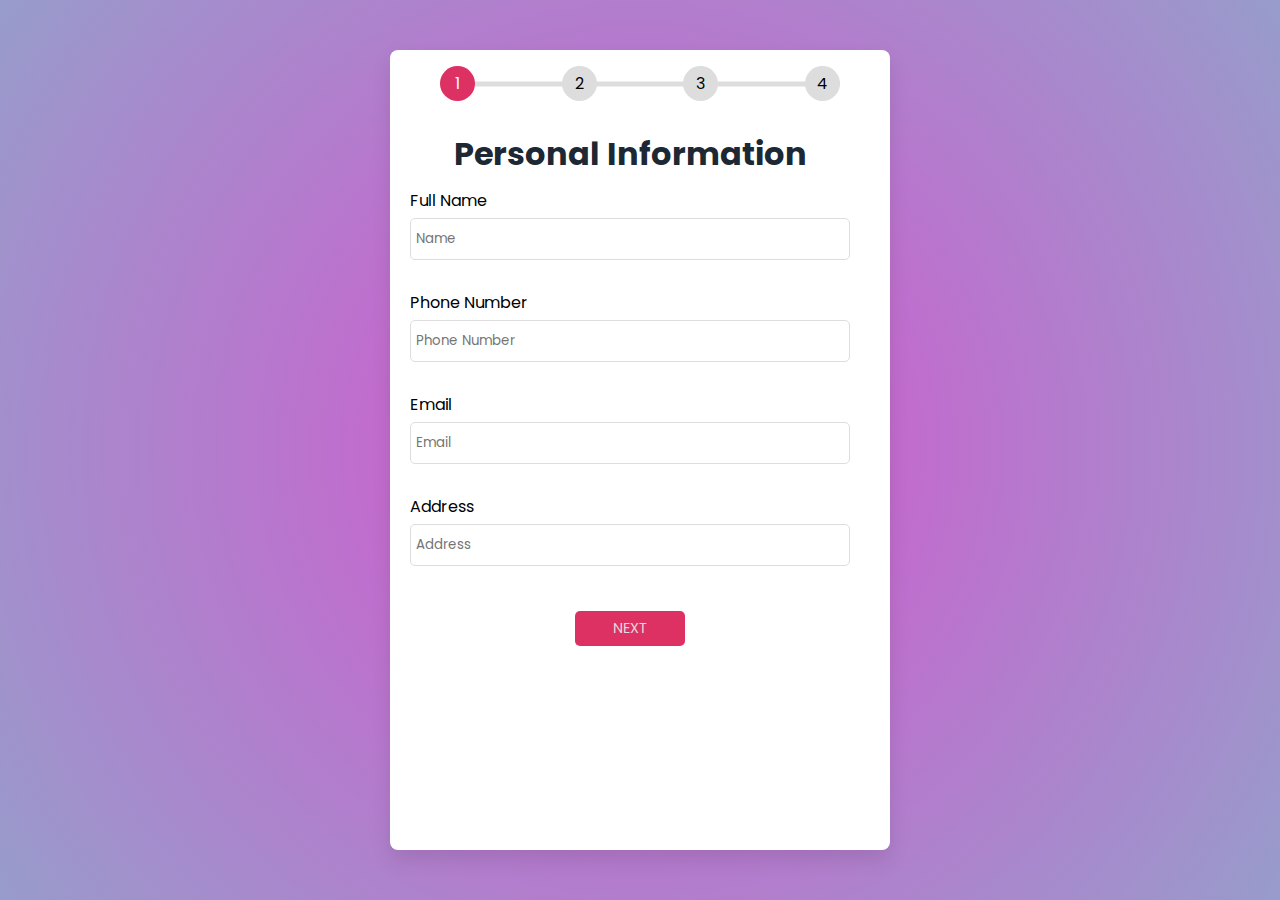
<file: Application form/index.html>
<!DOCTYPE html>
<html lang="en">
<head>
    <meta charset="UTF-8">
    <meta name="viewport" content="width=device-width, initial-scale=1.0">
    <title>Application Form</title>
    <link href="//cdnjs.cloudflare.com/ajax/libs/font-awesome/6.6.0/css/all.min.css">
    <style>
        @import url('https://fonts.googleapis.com/css2?family=Poppins:ital,wght@0,100;0,200;0,300;0,400;0,500;0,600;0,700;0,800;0,900;1,100;1,200;1,300;1,400;1,500;1,600;1,700;1,800;1,900&display=swap');
:root{
    --line-border-empty: #38338;
    --line-border-fill:#de3163;
    --dark-color:#1c2833;
    --light-grey-color:#ddd;
    --white-color:#fff;
}

*{
    padding: 0;
    margin: 0;
    box-sizing: border-box;

}

body{
    display: flex;
    align-items: center;
    justify-content: center;
    min-height: 100vh;
    font-family: "poppins",sans-serif;
    background: radial-gradient(
        circle,
        rgba(61,99,218,1) 0%,
        rgba(214,84,207,1) 0%,
        rgba(151,156,203,1) 100%
    );
}

.container{
    width: 500px;
    height: 800px;
    background-color: var(--white-color);
    overflow: hidden;
    box-shadow: 0 10px 20px rgba(0,0,0,0.1);
    border-radius: 8px;
    position: relative;
}

.container h3{
    text-align: center;
    margin-bottom: 0.6rem;
    color: var(--dark-color);
    font-size: 2rem;
}

.container form{
    width: 440px;
    position: absolute;
    top: 80px;
    left: 20px;
    font-family: inherit;
    transition: 0.5s ease-in;
}

form input{
    width: 100%;
    padding: 10px 5px;
    margin: 5px 0;
    border: 1px solid var(--light-grey-color);
    border-radius: 5px;
    background: transparent;
    font-family: inherit;
}

form input:focus{
    outline: none;
    border: 1px solid var(--dark-color);
}


form textarea{
    width: 100%;
    padding: 10px 5px;
    margin: 5px 0;
    border: 1px solid var(--light-grey-color);
    border-radius: 5px;
    background: transparent;
    font-family: inherit;
}

form textarea:focus{
    outline: none;
    border: 1px solid var(--dark-color);
}
.btn_box{
    width: 100%;
    margin: 40px auto;
    text-align: center;
}

form button{
    width: 110px;
    height: 35px;
    margin: 0 10px;
    background-color: var(--line-border-fill);
    border: none;
    outline: none;
    cursor: pointer;
    font-size: 0.9rem;
    font-family: inherit;
    border-radius: 5px;
    color: var(--light-grey-color);
}

form button:active{
    transform: scale(0.98);
}


#form2{
    left: 500px;
}

#form3{
    left: 500px;
}

#form4{
    left: 500px;
}

.progress_container{
    width: 400px;
    display: flex;
    justify-content: space-between;
    margin:1rem auto;
    position: relative;

}

.progress_container::before{
    content: '';
    background-color: var(--light-grey-color);
    position: absolute;
    top: 50%;
    left: 0;
    transform: translateY(-50%);
    height: 5px;
    width: 100%;
    z-index: 1;
}

.progress{
    background-color: var(--line-border-fill);
    position: absolute;
    top: 50%;
    left: 0;
    height: 5px;
    width: 0%;
    z-index: 1;
    transition: 0.4s ease-in;
}

.circle{
    background-color: var(--light-grey-color);
    height: 35px;
    width: 35px;
    display: flex;
    align-items: center;
    justify-content: center;
    border-radius: 50%;
    z-index: 2;
    transition: 0.4s ease;
}


.circle.active {
    border-color: var(--line-border-empty);
    color: var(--white-color);
    background-color: var(--line-border-fill);
}

#thankYouMessage {
    text-align: center;
    margin-top: 20px;
}
    </style>

</head>
<body>
    <div class="container">
        <form action="" id="form1">
            <h3>Personal Information</h3>
            <label>Full Name</label>
            <input type="text" placeholder="Name" required> <br><br>
            <label style="margin-top: 20px;">Phone Number</label>
            <input type="tel" placeholder="Phone Number" required><br><br>
            <label>Email</label>
            <input type="email" placeholder="Email"><br><br>
            <label style="margin-top: 20px;">Address</label>
            <input type="text" placeholder="Address" required>

            <div class="btn_box">
                <button id="next1" type="button">NEXT</button>
            </div>
        </form>
        <form action="" id="form2">
            <h3>Kids Info</h3>
            <label>Number of Kids</label>
            <input type="number" placeholder="" required>
            <label>Ages</label>
            <input type="text" placeholder="Age" required>
            <label>Are the related ?</label>
            <input type="text" placeholder="how are they related" >
            <label>Screentime</label>
            <input type="text" placeholder="screentime" required>
            <label>Kids Behaviour</label>
            <input type="text" placeholder="" required>
            <label>Attach Schedule(if any)</label>
            <textarea placeholder="schedule" ></textarea>

            <div class="btn_box">
                <button id="Back1" type="button">Back</button>
                <button id="next2" type="button">NEXT</button>
            </div>
        </form>
        <form action="" id="form3">
            <h3>More Info</h3>
            <label>Allergies (if any)</label>
            <input type="text" placeholder="">
            <label>Discipline and rewarding</label>
            <textarea type="text" placeholder=""></textarea>
            <label>Does your child have a disability</label>
            <input type="" placeholder="disability">
            <label>Household Info</label>
            <input type="" placeholder="">
            <label>Pets </label>
            <input type="" placeholder="">
            <label>Pet info(if any)</label>
            <input type="" placeholder="">
            <label>Does anyone in your family smoke?</label><br>
            <label>Yes</label><input type="radio" value="yes" style="display: inline; margin-left: -150px;"><br>
            
            <label>No</label>
            <input type="radio" value="No" style="display: inline; margin-left: -150px"><br>

            <div class="btn_box">
                <button id="Back2" type="button">Back</button>
                <button id="next3" type="button">Next</button>
            </div>
        </form>
        <form action="" id="form4">
            <h3>About Us</h3>
            <label>Do you have Membership</label><br>
            <label>Yes</label><input type="radio" value="yes" style="display: inline; margin-left: -150px;"><br>
            
            <label>No</label>
            <input type="radio" value="No" style="display: inline; margin-left: -150px"><br>
            <label>How did you hear about us ?</label>
            <input type="text" placeholder="">
            <label>Can the Nanny bring her kid along ?</label><br>
            <label>Yes</label><input type="radio" value="yes" style="display: inline; margin-left: -150px;"><br>
            
            <label>No</label>
            <input type="radio" value="No" style="display: inline; margin-left: -150px"><br>
            <div class="btn_box">
                <button id="Back3" type="button">Back</button>
                <button id="Submit" type="submit">Submit</button>
            </div>
        </form>

        

        <div class="progress_container">
            <div class="progress" id="progress"></div>
            <div class="circle active">1</div>
            <div class="circle">2</div>
            <div class="circle">3</div>
            <div class="circle">4</div>
        </div>
    </div>
</body>
<script>
    "use strict";

    const form1 = document.getElementById("form1");
    const form2 = document.getElementById("form2");
    const form3 = document.getElementById("form3");
    const form4 = document.getElementById("form4");

    const progressEL = document.getElementById('progress');
    const circles = document.querySelectorAll('.circle');


    let currentActive = 1;
    //==============Second Form============
    function nextOne() {
        form1.style.left = "-500px";
        form2.style.left = "25px";
        currentActive++;
        update();
    }

    function backOne() {
        form1.style.left = "25px";
        form2.style.left = "500px";
        currentActive--;
        update();
    }

        //==============Third Form============

    function nextTwo() {
        form2.style.left = "-500px";
        form3.style.left = "25px";
        currentActive++;
        update();
    }

    function backTwo() {
        form2.style.left = "25px";
        form3.style.left = "500px";
        currentActive--;
        update();
    }
  
    //==============Fourth Form============

    function nextThree() {
        form3.style.left = "-500px";
        form4.style.left = "25px";
        currentActive++;
        update();
    }

    function backThree() {
        form3.style.left = "25px";
        form4.style.left = "500px";
        currentActive--;
        update();
    }

// ==========Progress Bar===========
    function update() {
        circles.forEach((circle, index) => {
            if (index < currentActive) {
                circle.classList.add('active');
            } else {
                circle.classList.remove('active');
            }
        });


        const progressPercentage = ((currentActive - 1) / (circles.length - 1)) * 100;
        progressEL.style.width = `${progressPercentage}%`;
    }


    const btnsEvent = () => {
        const next1 = document.getElementById('next1');
        const next2 = document.getElementById('next2');
        const next3 = document.getElementById('next3');
        const Back1 = document.getElementById('Back1');
        const Back2 = document.getElementById('Back2');
        const Back3 = document.getElementById('Back3');

        next1.addEventListener('click', nextOne);
        Back1.addEventListener('click', backOne);
        next2.addEventListener('click', nextTwo);
        Back2.addEventListener('click', backTwo);
        next3.addEventListener('click', nextThree);
        Back3.addEventListener('click', backThree);
    };

    document.getElementById("form4").addEventListener("submit", function(event) {
    event.preventDefault(); // Prevents the form from submitting the traditional way
    alert("Thank You for joining with us, we will get back to you soon.");
    
    });
    document.addEventListener("DOMContentLoaded", btnsEvent);

</script>
</html>
</file>
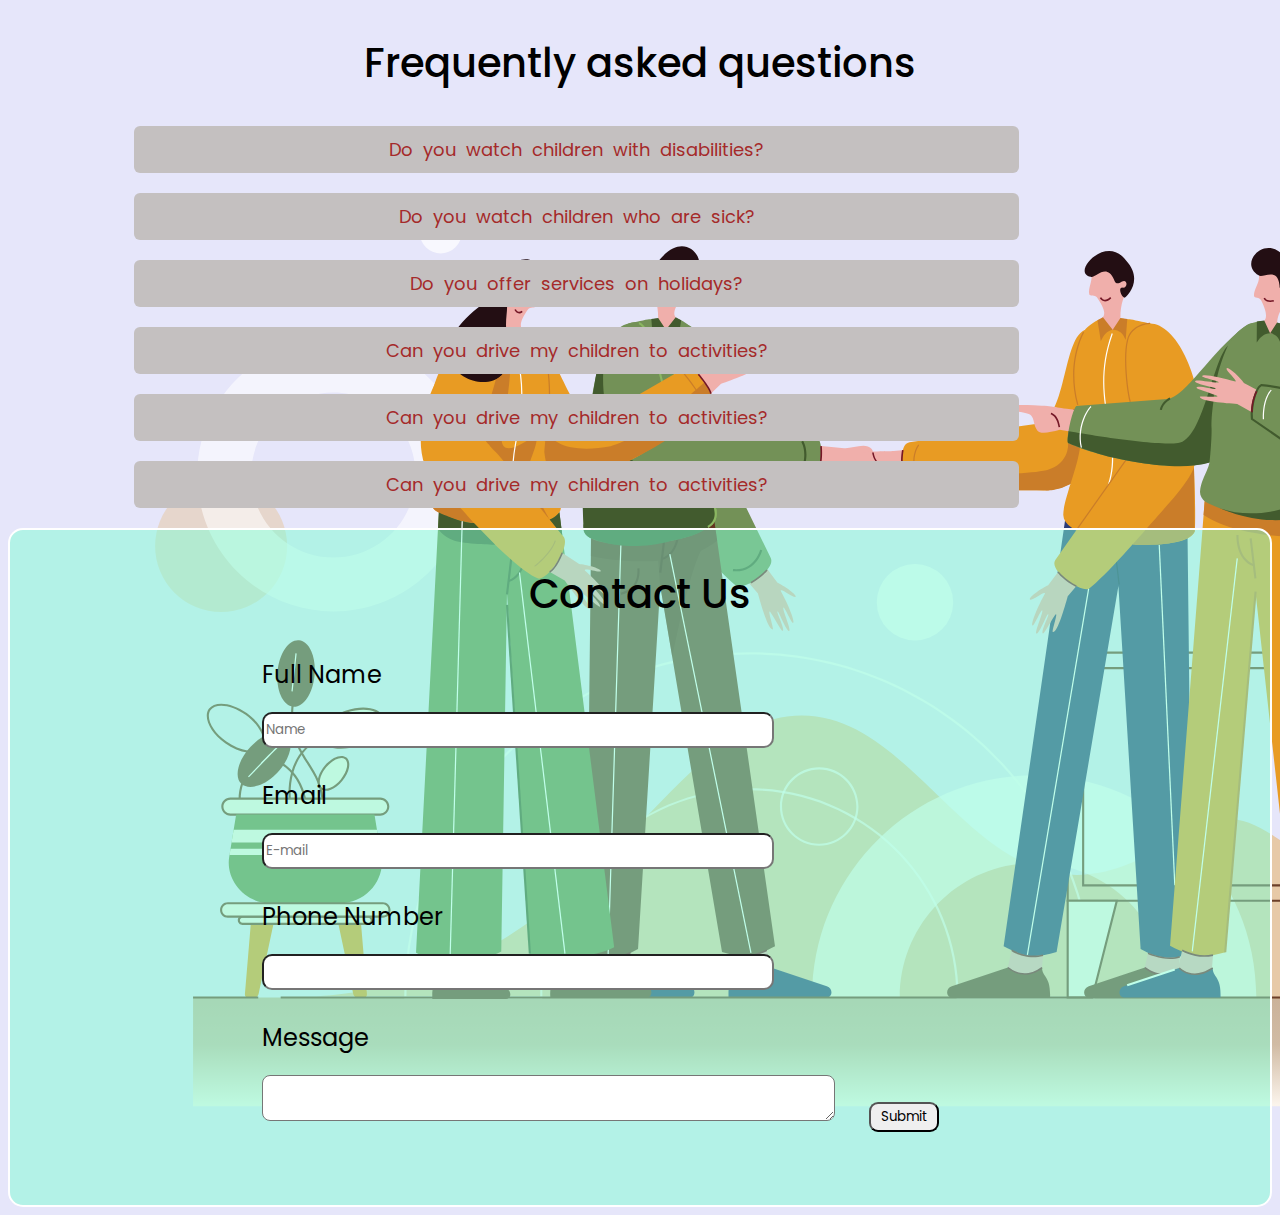
<file: Dropdown/index.html>
<!DOCTYPE html>
<html lang="en">
<head>
    <meta charset="UTF-8">
    <meta name="viewport" content="width=device-width, initial-scale=1.0">
    <title>Dropdown</title>
    <style>
        @import url('https://fonts.googleapis.com/css2?family=Poppins:ital,wght@0,100;0,200;0,300;0,400;0,500;0,600;0,700;0,800;1,100;1,200;1,300;1,400;1,500;1,600;1,700;1,800;1,900&display=swap');

        * {
            font-family: 'Poppins', sans-serif;
        }

        body{
            background-color: #e6e6fa;
            background-image: url(bagimg.svg);
            background-size: cover;
        }

        h2 {
            text-align: center;
            font-size: 40px;
            font-weight: 500;
        }

        .dropdown {
            display: block;
            position: relative;
            margin-bottom: 20px; /* Add spacing between buttons */
        }

        .dropdown button {
            font-size: large;
            position: relative;
            left: 10%;
            width: 70%;
            background-color: hsl(0, 3%, 76%);
            color: brown;
            padding: 10px 90px;
            border: none;
            cursor: pointer;
            word-spacing: 5px;
            border-radius: 6px;
        }

        @media screen and (max-width: 600px ) {
            .dropdown button{
                font-size: medium;
                width: 100%;
                left: 0;
            }
            form{
                box-shadow: 2px 0 5px 1px;
            }
        }
        .dropdown a {
            text-align: center;
            display: block;
            color: black;
            text-decoration: none;
            padding: 10px 15px;
        }

        .dropdown .content {
            margin-left: 10%;
            margin-right: 50px;
            width: 70%;
            display: none;
            position: absolute;
            background-color: hsl(0, 39%, 94%);
            min-width: 100px;
            box-shadow: 2px 2px 5px black;
            z-index: 1;
        }

        .dropdown button.active + .content {
            display: block;
            position: relative;
        }

        .dropdown button:hover {
            background-color: hsl(0, 39%, 94%);
            box-shadow: 2px 2px 5px black;
            color: black;
            border: 1px gold solid;
        }

        /* FORM */

        form{
            background-color: rgba(127, 255, 212, 0.493);
            height: 75vh;
            border: 2px solid white;
            border-radius: 15px;

        }

        form:hover{
            border: 2px black solid ;
        }
        .form_cover{
            position: relative;
            left: 20%;
        }
        .labels{
            font-size: 1.5rem;
            margin-bottom: 20px;
        }

        input{
            margin-bottom: 30px;
            height: 30px;
            width: 40%;
            border-radius: 10px;
        }

        input:hover{
            border: 2px solid rgb(243, 143, 30);
        }
        textarea{
            width: 45%;
            border-radius: 8px;
        }

        .sub{
            margin-bottom: 10px;
            margin-left: 30px;
            height: 30px;
            width: 70px;
            border-radius: 9px;
            cursor: pointer;
        }
    </style>
</head>
<body>
    <h2 class="heading">Frequently asked questions</h2>

    <div class="dropdown">
        <button class="dropdownButton border">Do you watch children with disabilities?</button>
        <div class="content">
            <a href="#">Yes! We have several nannies experienced with children with all different kinds of disabilities.</a>
        </div>
    </div>

    <div class="dropdown">
        <button class="dropdownButton border">Do you watch children who are sick?</button>
        <div class="content">
            <a href="#">Yes, but as long as they are no longer contagious.</a>
        </div>
    </div>

    <div class="dropdown">
        <button class="dropdownButton border">Do you offer services on holidays?</button>
        <div class="content">
            <a href="#">Yes, we offer services even during holidays.</a>
        </div>
    </div>

    <div class="dropdown">
        <button class="dropdownButton border">Can you drive my children to activities?</button>
        <div class="content">
            <a href="#">Unfortunately, right now we are not offering driving but are working on it right now!</a>
        </div>
    </div>
    <div class="dropdown">
        <button class="dropdownButton border">Can you drive my children to activities?</button>
        <div class="content">
            <a href="#">Unfortunately, right now we are not offering driving but are working on it right now!</a>
        </div>
    </div>
    <div class="dropdown">
        <button class="dropdownButton border">Can you drive my children to activities?</button>
        <div class="content">
            <a href="#">Unfortunately, right now we are not offering driving but are working on it right now!</a>
        </div>
    </div>

    <!-- Contact Us Form -->

    <form>
        <h2 >Contact Us</h2>
        <div class="form_cover wrapper">
            <div class="labels">Full Name</div>
            <input type="text" placeholder="Name">
            <div class="labels">Email</div>
            <input type="email" placeholder="E-mail">
            <div class="labels">Phone Number</div>
            <input type="number" placeholder="">
            <div class="labels">Message </div>
            <textarea ></textarea>
            <button class="sub">Submit</button>
        </div>
    </form>

    <script>

        const dropdownButtons = document.querySelectorAll('.dropdownButton');

        dropdownButtons.forEach(button => {
            button.addEventListener('click', function() {
                this.classList.toggle('active');
            });
        });
    </script>
</body>
</html>
</file>
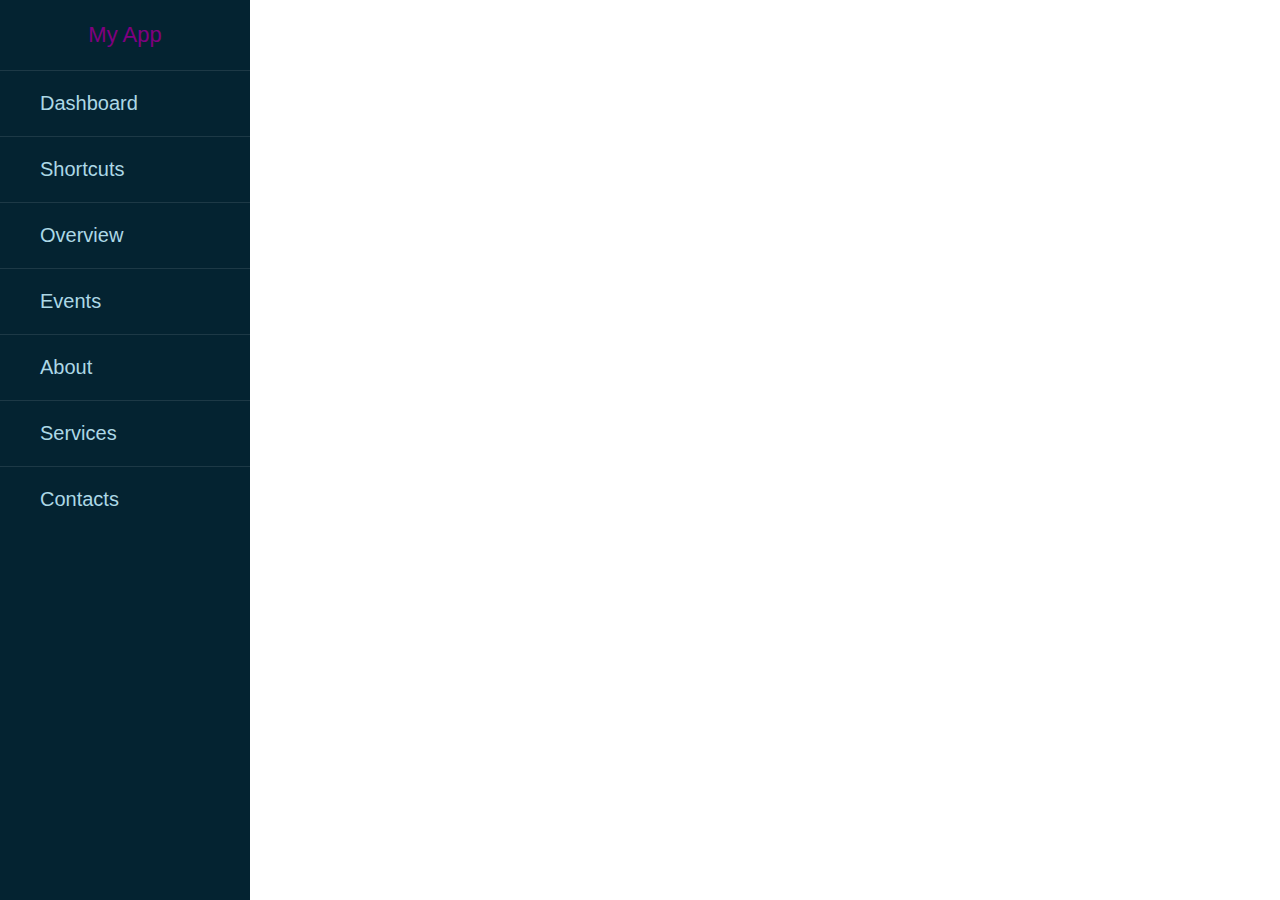
<file: SideBar/index.html>
<!DOCTYPE html>
<html lang="en">
<head>
    <meta charset="UTF-8">
    <meta name="viewport" content="width=device-width, initial-scale=1.0">
    <title>Document</title>
    <link rel="stylesheet" href="https://cdnjs.cloudflare.com/ajax/libs/font-awesome/6.5.2/css/all.min.css" integrity="sha512-SnH5WK+bZxgPHs44uWIX+LLJAJ9/2PkPKZ5QiAj6Ta86w+fsb2TkcmfRyVX3pBnMFcV7oQPJkl9QevSCWr3W6A==" crossorigin="anonymous" referrerpolicy="no-referrer" />
    <link rel="stylesheet" href="style.css">
</head>
<body>
        <i class="fa-solid fa-bars " style="color: black;" id="btn1"></i>
        <i class="fa-solid fa-xmark" style="color: black;" id="btn2" ></i>
    </label>
    <div class="sidebar">
        <header>My App</i></header>
        <ul>
            <li><a href="#" class="a border"><i class="fas fa-qrcode"></i>Dashboard</a></li>
            <li><a href="#" class="a border"><i class="fas fa-link"></i>Shortcuts</a></li>
            <li><a href="#" class="a border"><i class="fas fa-stream"></i>Overview</a></li>
            <li><a href="#" class="a border"><i class="fas fa-calendar-week"></i>Events</a></li>
            <li><a href="#" class="a border"><i class="fas fa-window-minimize"></i>About</a></li>
            <li><a href="#" class="a border"><i class="fas fa-sliders-h"></i>Services</a></li>
            <li><a href="#" class="a border"><i class="fas fa-envelope"></i>Contacts</a></li>

        </ul>
    </div>
</body>
</html>
</file>
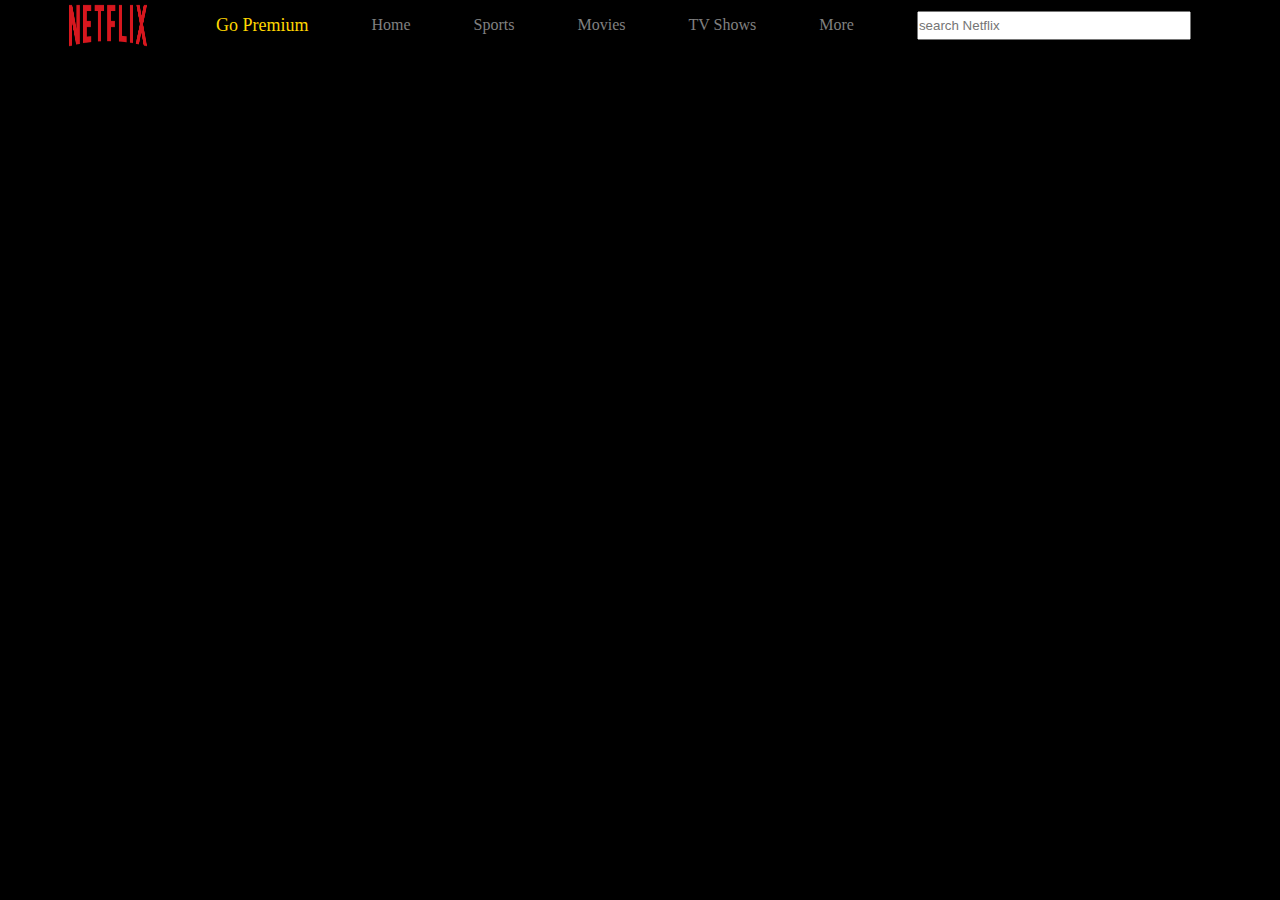
<file: background_project/mainpage/index.html>
<!DOCTYPE html>
<html lang="en">
<head>
    <meta charset="UTF-8">
    <meta name="viewport" content="width=device-width, initial-scale=1.0">
    <title>Netflix</title>
    <link rel="stylesheet" href="design.css">
    <link rel="stylesheet" href="https://cdnjs.cloudflare.com/ajax/libs/font-awesome/6.6.0/css/all.min.css" integrity="sha512-Kc323vGBEqzTmouAECnVceyQqyqdsSiqLQISBL29aUW4U/M7pSPA/gEUZQqv1cwx4OnYxTxve5UMg5GT6L4JJg==" crossorigin="anonymous" referrerpolicy="no-referrer" />
</head>
<body>
    <div class="nav-bar">
        <div class="logo">
            <img class="netflixlogo " src="Netflix-symbol.jpg">
        </div>
        <div class="premium border">
            <p>Go Premium</p>
        </div>
        <div class="navbar_icons"><p>Home </p></div>
        <div class="navbar_icons"><p>Sports </p></div>
        <div class="navbar_icons"><p>Movies </p></div>
        <div class="navbar_icons"><p>TV Shows </p></div>
        <div class="navbar_icons"><p>More </p></div>
        <div class="search">
            <input placeholder="search Netflix" class="input-search border">
            <i class="fa-solid fa-magnifying-glass"></i>
        </div>
    </div>
</body>
</html>
</file>
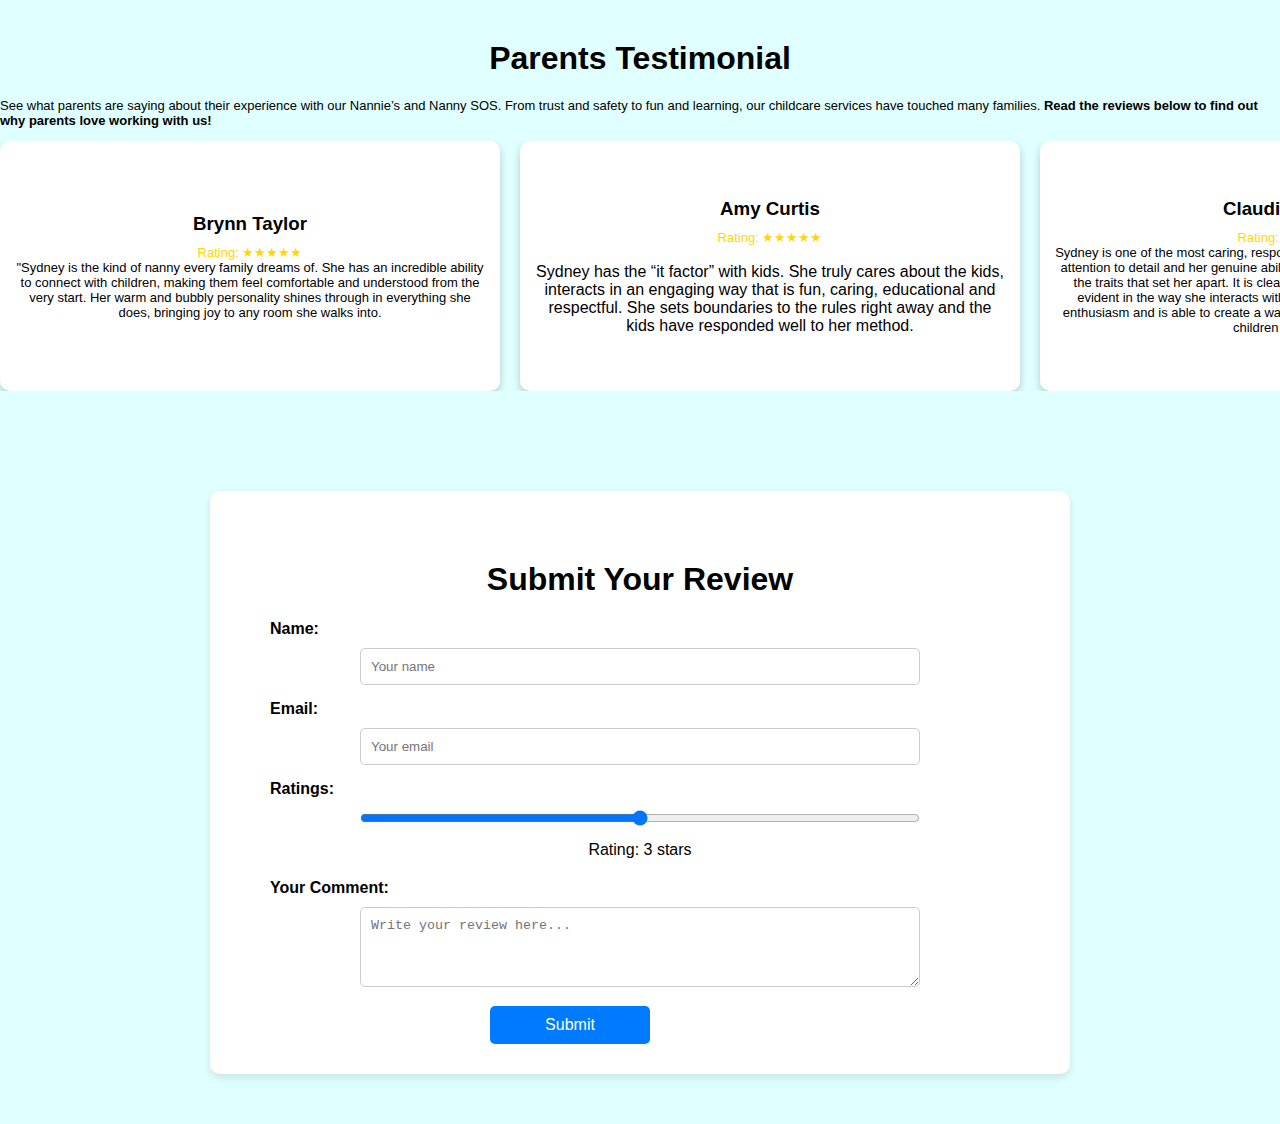
<file: Review page/review slider/index.html>
<!DOCTYPE html>
<html lang="en">
<head>
  <meta charset="UTF-8">
  <meta name="viewport" content="width=device-width, initial-scale=1.0">
  <title>Review Cards</title>
  <link rel="stylesheet" href="https://cdnjs.cloudflare.com/ajax/libs/font-awesome/6.6.0/css/all.min.css" integrity="sha512-Kc323vGBEqzTmouAECnVceyQqyqdsSiqLQISBL29aUW4U/M7pSPA/gEUZQqv1cwx4OnYxTxve5UMg5GT6L4JJg==" crossorigin="anonymous" referrerpolicy="no-referrer" />
  <style>
    body {
      font-family: Arial, sans-serif;
      margin: 0;
      padding: 0;
      background-color: lightcyan;
    }

    h1 {
      text-align: center;
        margin-top: 40px;
    }

    p{
      font-size: 13px;
    }
    .cards-container {
      display: flex;
      overflow-x:auto; /* Allows horizontal scrolling */
      scroll-snap-type: x mandatory; /* Enables snap scrolling */
      width: 100vw; /* Full viewport width */
      padding: 0;
      margin: 0;
      box-sizing: border-box;
      gap: 20px; /* Space between cards */
      scroll-behavior: smooth; /* Smooth scrolling */
    }

    .review-card {
      flex: 0 0 25%; /* Each card takes up 25% of the viewport width */
      min-width: 500px; /* Minimum width of the card */
      height: 250px; /* Height of the card */
      border-radius: 10px;
      box-shadow: 0 4px 8px rgba(0, 0, 0, 0.2); /* Shadow */
      background-color: white;
      padding: 15px;
      box-sizing: border-box;
      display: flex;
      flex-direction: column;
      justify-content: center;
      align-items: center;
      text-align: center;
      scroll-snap-align: start; /* Snap to the start of each card */
      position: relative;
    }

    .review-card:hover{
        transform: scale(1.3,1.4);
        z-index: 1000;
    }

    
    .form-container {
      max-width: 800px;
      margin: 50px auto;
      background-color: white;
      padding: 30px;
      border-radius: 10px;
      box-shadow: 0 4px 8px rgba(0, 0, 0, 0.1); /* Add a box shadow for a clean effect */
    }
    .like-button{
        position: absolute;
        bottom: 15px;
        right: 10px;
    }

    .like-button:hover{
        color: #007bff;
    }

    .ratings{
        color: gold;
    }
    .review-card h3 {
      margin: 0 0 10px 0; /* Margin for title */
    }

    .review-card p {
      margin: 0;
    }

    /* Hide scrollbar for cleaner look */
    .cards-container::-webkit-scrollbar {
      display: none; /* Hides scrollbar on Webkit browsers */
    }
    .cards-container {
      -ms-overflow-style: none; /* Hides scrollbar on Internet Explorer */
      scrollbar-width: none; /* Hides scrollbar on Firefox */
    }

    /* Responsive design adjustments */
    @media (max-width: 1200px) {
      .review-card {
        height: 230px;
      }
    }

    @media (max-width: 768px) {
      .review-card {
        height: 200px;
      }
    }

    /* Ensures at least four cards are visible without excessive shrinking */
    @media (max-width: 480px) {
      .cards-container {
        gap: 10px; /* Reduce gap between cards on very small screens */
      }
    }

    .empty-space{
      height: 50px;
      z-index: -1;
    }
    label {
      display: block;
      margin-bottom: 10px;
      margin-left: 30px;
      font-weight: bold;
      text-align: left;
    }

    input[type="text"],
    input[type="email"],
    textarea {
      width: 70%;
      padding: 10px;
      margin-bottom: 15px;
      border: 1px solid #ccc;
      border-radius: 5px;
      box-sizing: border-box;
    }

    #reviewForm{
        text-align: center;
        border: 2 px solid black;

    }
    textarea {
      height: 80px;
    }

    input[type="range"] {
      width: 70%;
      margin-bottom: 15px;
    }

    .rating-output {
      text-align: center;
      margin-bottom: 20px;
    }
    .submit-btn {
      display: block;
      width: 20%;
      padding: 10px;
      background-color: #007bff;
      color: white;
      border: none;
      border-radius: 5px;
      cursor: pointer;
      font-size: 16px;
      margin-left: 250px;
    }

    .submit-btn:hover {
      background-color: #0056b3;
    }
  </style>
</head>
<body>

  <h1 id="headone">Parents Testimonial</h1>
  <p>See what parents are saying about their experience with our Nannie’s and Nanny SOS.
    From trust and safety to fun and learning, our childcare services have touched many families.
    <b>Read the reviews below to find out why parents love working with us!</b></p>
  <div class="cards-container">
    <!-- Add review-card elements as needed -->
    <div class="review-card">
        <h3>Brynn Taylor</h3>
        <p class="ratings">Rating: ★★★★★</p>
  
          <p>"Sydney is the kind of nanny every family dreams of. She has an incredible ability to connect with children, making them feel comfortable and understood from the very start. Her warm and bubbly personality shines through in everything she does, bringing joy to any room she walks into.</p>
      <div class="like-button">
      <i class="fa-solid fa-thumbs-up"></i>
      </div>
    </div>
    <div class="review-card">
       <h3>Amy Curtis</h3>
        <p class="ratings">Rating: ★★★★★</p><br>
        
        Sydney has the “it factor” with kids. She truly cares about the kids, interacts in an engaging way that is fun, caring, educational and respectful. She sets boundaries to the rules right away and the kids have responded well to her method.
      <div class="like-button">
        <i class="fa-solid fa-thumbs-up"></i>
        </div>
    </div>
    <div class="review-card">
        <h3>Claudia Lemire</h3>
        <p class="ratings">Rating: ★★★★★</p>
  
          <p>Sydney is one of the most caring, responsible, and trustworthy people I know. Her attention to detail and her genuine ability to connect with others are just a few of the traits that set her apart. It is clear her passion is caring for kids, which is evident in the way she interacts with them. She approaches each day with enthusiasm and is able to create a warm, friendly, and safe environment for the children in her care.</p>
      <div class="like-button">
        <i class="fa-solid fa-thumbs-up"></i>
        </div>
    </div>
    <div class="review-card">
      <h3>Review 4</h3>
      <p>"Exceptional service and quality. Will buy again!"</p>
      <div class="like-button">
        <i class="fa-solid fa-thumbs-up"></i>
        </div>
    </div>
    <div class="review-card">
      <h3>Review 5</h3>
      <p>"Pretty good overall. A few minor issues but nothing major."</p>
      <div class="like-button">
        <i class="fa-solid fa-thumbs-up"></i>
        </div>
    </div>
    <div class="review-card">
      <h3>Review 6</h3>
      <p>"Not what I expected. Needs significant improvement."</p>
      <div class="like-button">
        <i class="fa-solid fa-thumbs-up"></i>
        </div>
    </div>
    <div class="review-card">
      <h3>Review 7</h3>
      <p>"Satisfactory purchase. It does the job but lacks some features."</p>
      <div class="like-button">
        <i class="fa-solid fa-thumbs-up"></i>
        </div>
    </div>
  </div>
  <div class="empty-space"></div>
  <div class="form-container">
        <h1>Submit Your Review</h1>

        <form id="reviewForm">
        <label for="name">Name:</label>
        <input type="text" id="name" name="name" placeholder="Your name" required>

        <label for="email">Email:</label>
        <input type="email" id="email" name="email" placeholder="Your email" required>

        <label for="rating">Ratings:</label>
        <input type="range" id="rating" name="rating" min="1" max="5" value="3" oninput="updateRatingValue(this.value)">
        <div class="rating-output">Rating: <span id="ratingValue">3</span> stars</div>

        <label for="comment">Your Comment:</label>
        <textarea id="comment" name="comment" placeholder="Write your review here..." required></textarea>

        <div class="btn">
            <button type="submit" class="submit-btn">Submit</button>
        </div>
        </form>
    </div>
  </div>

  <script>
    function updateRatingValue(value) {
      document.getElementById('ratingValue').textContent = value;
    }

    document.getElementById('reviewForm').addEventListener('submit', function(event) {
      event.preventDefault();
      alert('Thank you for your review!');
      // You can add your form submission logic here (e.g., sending data to a server)
    });
  </script>

</body>
</html>
</file>
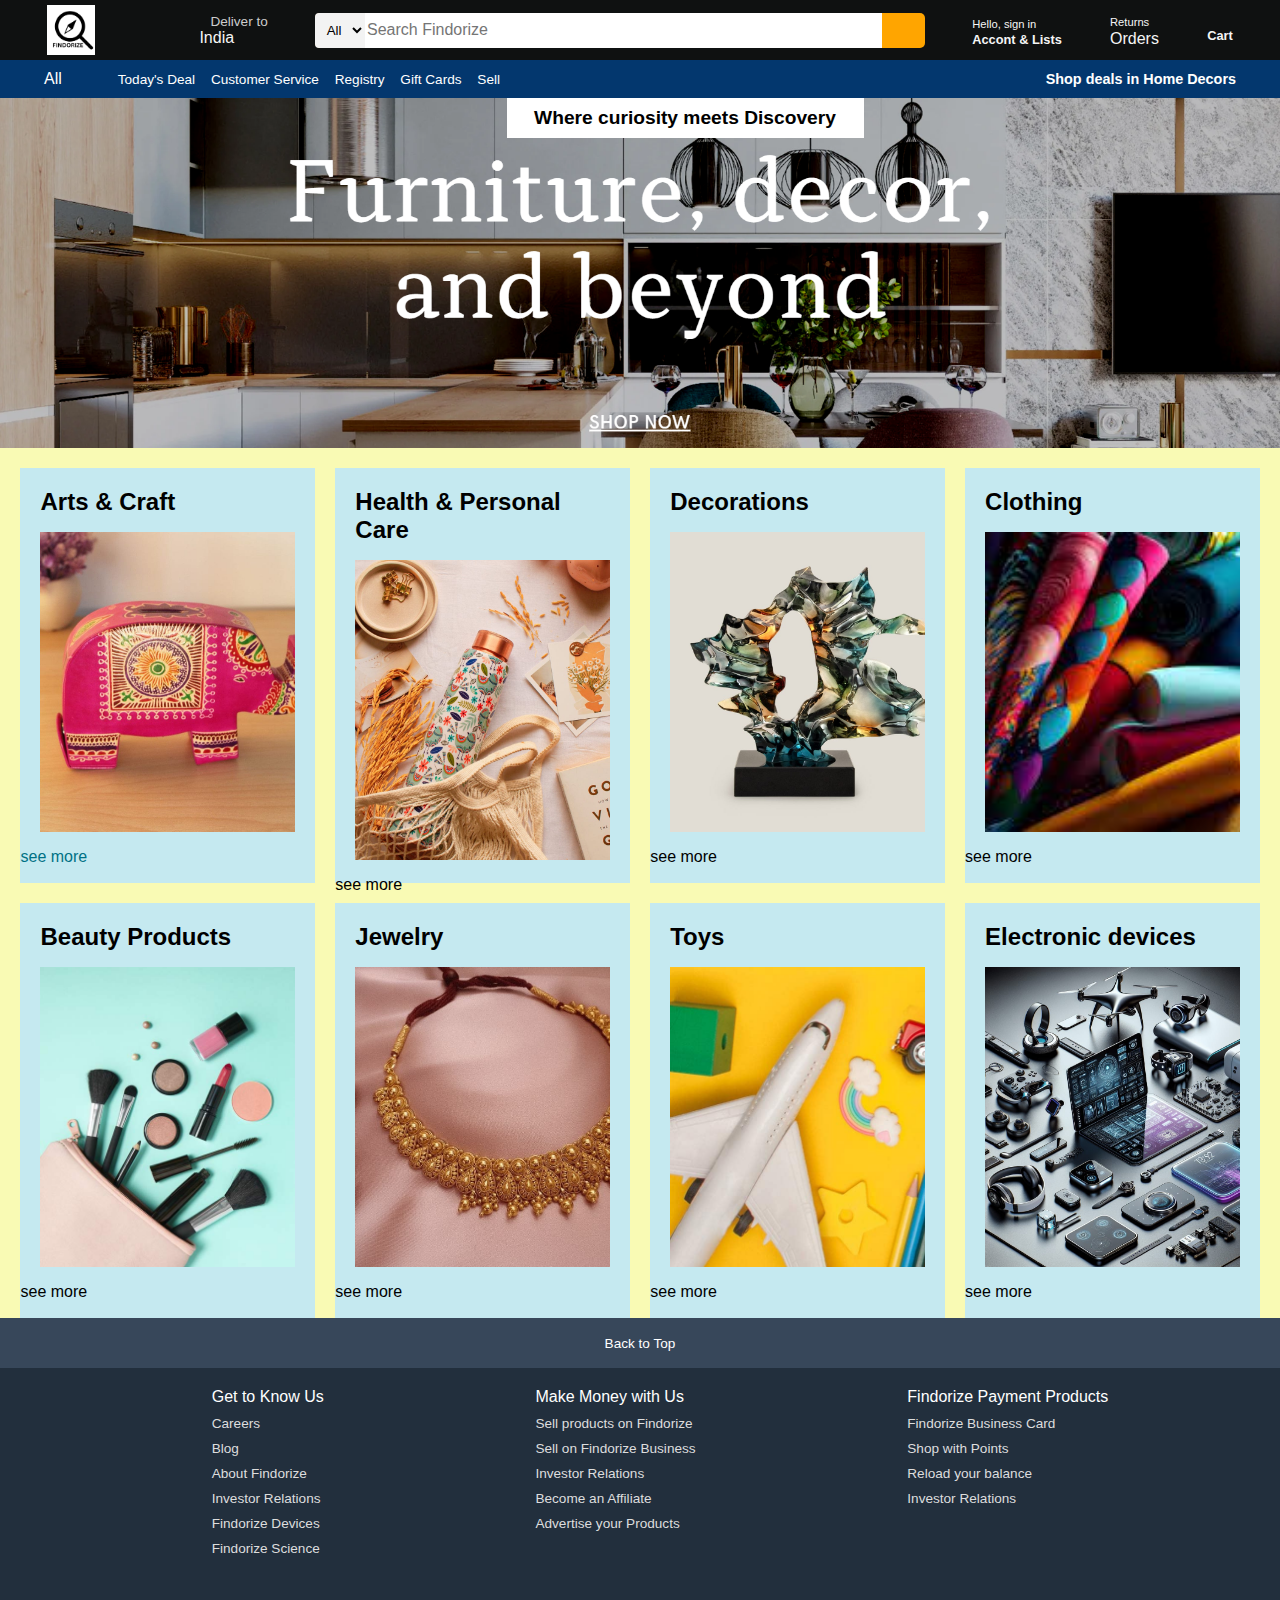
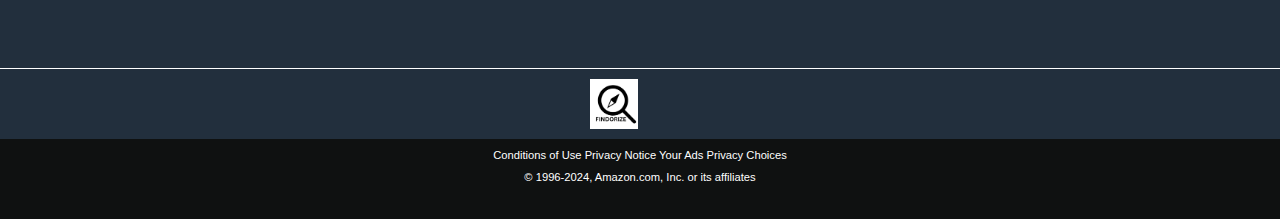
<file: Amazon-Clone/clone.html>
<!DOCTYPE html>
<html lang="en">
    <link rel="stylesheet" href="https://cdnjs.cloudflare.com/ajax/libs/font-awesome/6.5.2/css/all.min.css" integrity="sha512-SnH5WK+bZxgPHs44uWIX+LLJAJ9/2PkPKZ5QiAj6Ta86w+fsb2TkcmfRyVX3pBnMFcV7oQPJkl9QevSCWr3W6A==" crossorigin="anonymous" referrerpolicy="no-referrer" />
    <link rel="stylesheet" href="design.css">
<head>
    <meta charset="UTF-8">
    <meta name="viewport" content="width=device-width, initial-scale=1.0">
    <title>Findorize</title>
</head>
<body>
    <header>
        <div class="navbar">
            <div class="nav-logo border">
                <div class="logo"></div>
            </div>
            <div class="nav-address border">
                <p class="add-first">Deliver to</p>

                <div class="add-icon">
                    <i class="fa-solid fa-location-dot"></i>
                    <p class="add-second">India</p>
                </div>
            </div>
            <div class="nav-search">
                <select class="search-select">
                    <option>All</option>
                    <option>Art & Craft</option>
                    <option>Furniture</option>
                </select>
                <input placeholder="Search Findorize" class="input-search">
                <div class="search-icon">
                    <i class="fa-solid fa-magnifying-glass"></i>
                </div>
            </div>
            <div class="nav-signin border">
                <p><span>Hello, sign in</span></p>
                <p class="nav-second">Accont & Lists</p>
            </div>
            <div class="nav-return border">
                <p><span>Returns</span></p>
                <p class="nav-order">Orders</p>
            </div>
            <div class="nav-cart border">
                <i class="fa-solid fa-cart-shopping"></i>
                Cart
            </div>
        </div>

        <div class="panel">
            <div class="panel-all">
                <i class="fa-solid fa-bars"></i>
                All
            </div>
            <div class="panel-ops">
                <p>Today's Deal</p>
                <p>Customer Service</p>
                <p>Registry</p>
                <p>Gift Cards</p>
                <p>Sell</p>
            </div>
            <div class="panel-deals">
                Shop deals in Home Decors
            </div>
        </div>
    </header>    
    <div class="hero-section">
        <div class="hero-msg">
            <p>Where curiosity meets Discovery</p>
        </div>
    </div>

    <div class="shop-section">
        <div class="box1 box">
            <div class="box-content">
                <h2>Arts & Craft</h2>
                <div class="box-img" style="background-image: url('pic1.jpg');"></div>
            </div>           
            <p>see more</p>
        </div>
        <div class="box2 box">
            <div class="box-content">
                <h2>Health & Personal Care</h2>
                <div class="box-img" style="background-image: url('pic2.jpg');"></div>
            </div>           
            <p>see more</p>
        </div>
        <div class="box3 box">
            <div class="box-content">
                <h2>Decorations</h2>
                <div class="box-img" style="background-image: url('pic3.jpg');"></div>
            </div>           
            <p>see more</p>
        </div>
        <div class="box4 box">
            <div class="box-content">
                <h2>Clothing</h2>
                <div class="box-img" style="background-image: url('pic5.jfif');"></div>
            </div>           
            <p>see more</p>
        </div>
        <div class="box5 box">
            <div class="box-content">
                <h2>Beauty Products</h2>
                <div class="box-img" style="background-image: url('box5_image.jpg');"></div>
            </div>           
            <p>see more</p>
        </div>
        <div class="box6 box">
            <div class="box-content">
                <h2>Jewelry</h2>
                <div class="box-img" style="background-image: url('jewel.jpg');"></div>
            </div>           
            <p>see more</p>
        </div>
        <div class="box7 box">
            <div class="box-content">
                <h2>Toys</h2>
                <div class="box-img" style="background-image: url('box7_image.jpg');"></div>
            </div>           
            <p>see more</p>
        </div>
        <div class="box8 box">
            <div class="box-content">
                <h2>Electronic devices</h2>
                <div class="box-img" style="background-image: url('pic4.jpg');"></div>
            </div>           
            <p>see more</p>
        </div>
    </div>
    <footer>
        <div class="foot-panel1">
            Back to Top
        </div>

        <div class="foot-panel2">
            <ul>
                <p>Get to Know Us</p>
                <a>Careers</a>
                <a>Blog</a>
                <a>About Findorize</a>
                <a>Investor Relations</a>
                <a>Findorize Devices</a>
                <a>Findorize Science</a>
            </ul>
            <ul>
                <p>Make Money with Us</p>
                <a>Sell products on Findorize</a>
                <a>Sell on Findorize Business</a>
                <a>Investor Relations</a>
                <a>Become an Affiliate</a>
                <a>Advertise your Products</a>
            </ul>
            <ul>
                <p>Findorize Payment Products</p>
                <a>Findorize Business Card</a>
                <a>Shop with Points</a>
                <a>Reload your balance</a>
                <a>Investor Relations</a>
            </ul>
        </div>

        <div class="foot-panel3">
            <div class="logo"></div>
        </div>

        <div class="foot-panel4">
            <div class="pages">
            <a>Conditions of Use</a>
            <a>Privacy Notice</a>
            <a>Your Ads Privacy Choices</a>
            </div>
            <div class="copyright">
                © 1996-2024, Amazon.com, Inc. or its affiliates
            </div>
        </div>
    </footer>
</body>
</html>
</file>
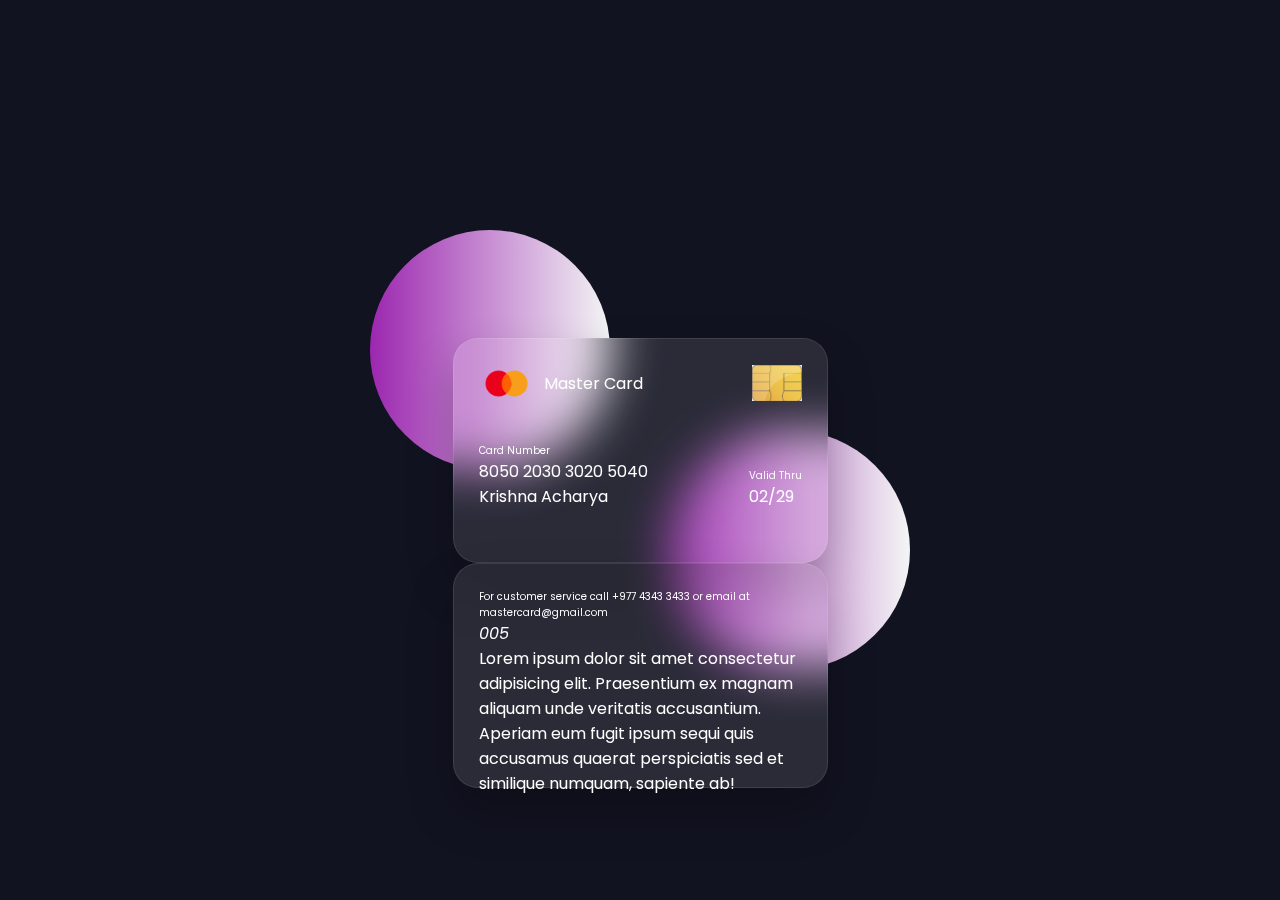
<file: Flipping-Card/code.html>
<!-- Importing Font - poppings -->
 <!DOCTYPE html>
 <html lang="en">
 <head>
    <meta charset="UTF-8">
    <meta name="viewport" content="width=device-width, initial-scale=1.0">
    <title>UI card</title>
    <link rel="stylesheet" href="design.css">
 </head>
   <body>
      <section>
         <div class="container">
               <div class="card front-face">
                  <header>
                     <span class="logo">
                        <img src="logo.png" alt="">
                        <h5>Master Card</h5>
                     </span>
                     <img src="chip.png" alt="" class="chip">
                  </header>

                  <div class="card-details">
                     <div class="name-number">
                        <h6>Card Number</h6>
                        <h5 class="number">8050 2030 3020 5040</h5>
                        <h5 class="name">Krishna Acharya</h5>
                     </div>

                     <div class="valid-date">
                     <h6>Valid Thru</h6>
                     <h5>02/29</h5>
                     </div>
                  </div>
               </div>
               <div class="card back-face">
                  <h6>
                     For customer service call +977 4343 3433 or email at mastercard@gmail.com
                  </h6>
                  <div class="magnetic-strip"></div>
                  <span class="signature"><i>005</i></span>
                  <h5>Lorem ipsum dolor sit amet consectetur adipisicing elit. Praesentium ex magnam aliquam unde veritatis accusantium. Aperiam eum fugit ipsum sequi quis accusamus quaerat perspiciatis sed et similique numquam, sapiente ab!       
                  </h5>
               </div>
         </div>
      </section>
   </body>
 </html>
</file>
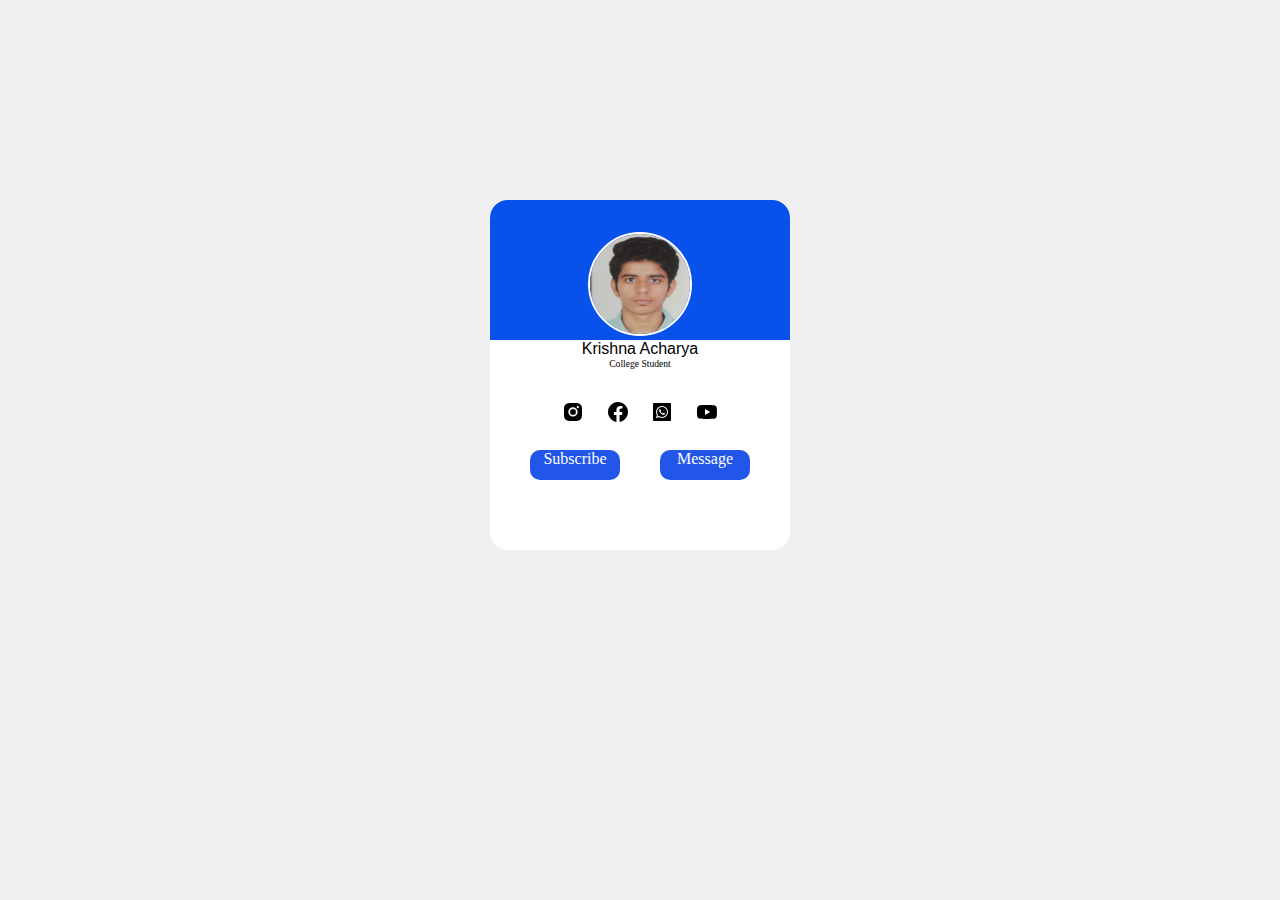
<file: Profile/code.html>
<!DOCTYPE html>
<html lang="en">
<head>
    <meta charset="UTF-8">
    <meta name="viewport" content="width=device-width, initial-scale=1.0">
    <title>Profile</title>
    <link rel="stylesheet" href="style.css">
</head>
<body>
    <h2></h2>
    <div class="bigbox">
        <div class="smallbox">
            <div class="image">
                <img src="krishnapic.png" class="profile-img">
            </div>
        </div>
            <div class="name">
                <p id="lineone">Krishna Acharya</p>
                <p id="linetwo" >College Student</p>
            </div>
            <div class="symbols">
                <div class="symb">
                    <i><img src="[data-uri]"/></i>
                </div>
                <div class="symb">
                    <i><img src="[data-uri]"/></i>
                </div>
                <div class="symb">
                    <i><img src="[data-uri]"/></i>
                </div>
                <div class="symb">
                    <i ><img src="[data-uri]"/></i>
                </div>
            </div>
            <div class="message">
                <div class="msgone"><a class="btn" href="#">Subscribe</a></div>
                <div class="msgtwo"><a class="btn" href="#">Message</a></div>
            </div>
    </div>
    <!-- This is a profile card of Krishna Acharya -->
</body>
</html>
</file>
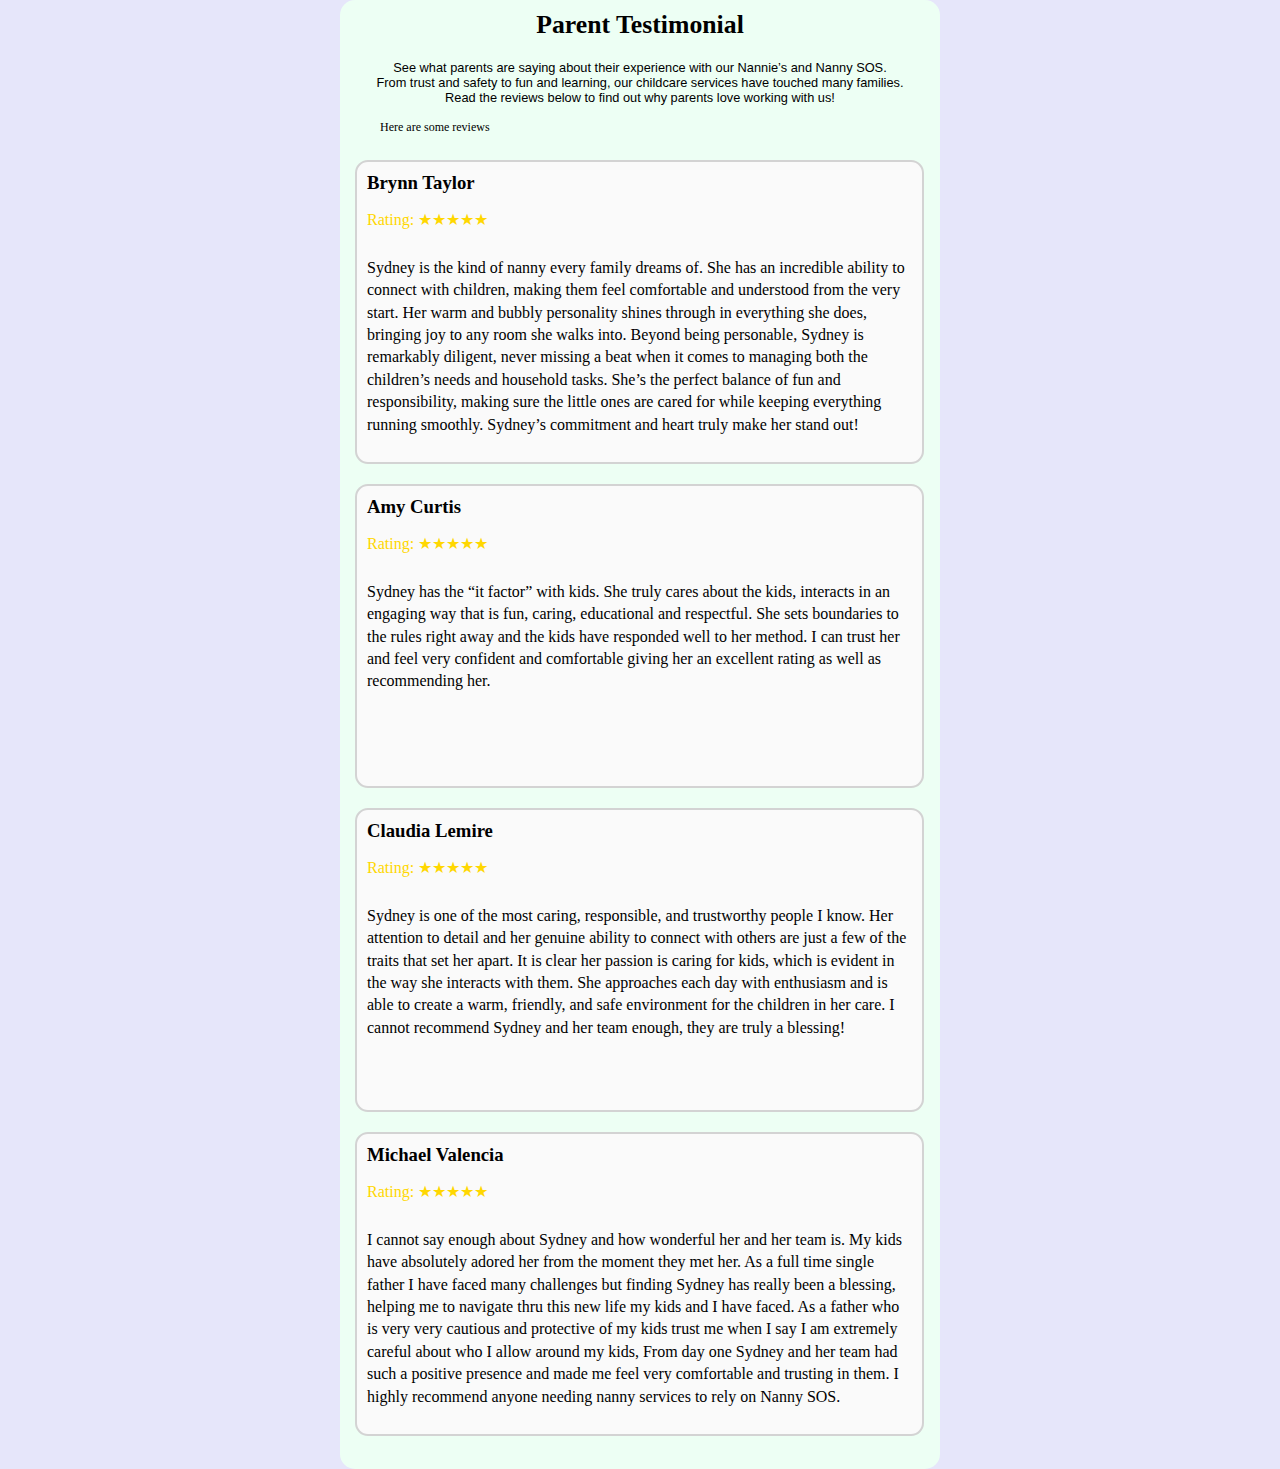
<file: Review page/front.html>
<!DOCTYPE html>
<html lang="en">
<head>
    <meta charset="UTF-8">
    <meta name="viewport" content="width=device-width, initial-scale=1.0">
    <title>Review page</title>
    <link rel="stylesheet" href="style.css">
    <link rel="preconnect" href="https://fonts.googleapis.com">
<link rel="preconnect" href="https://fonts.gstatic.com" crossorigin>
<link href="https://fonts.googleapis.com/css2?family=Lora:ital,wght@0,400..700;1,400..700&family=Raleway:ital,wght@0,100..900;1,100..900&display=swap" rel="stylesheet">
</head>
<body>
    <div class="review_card">
        <div class="heading">
            <h3>Parent Testimonial</h3>
        </div>
        <div class="text">
            <p id="lineone">
                See what parents are saying about their experience with our Nannie’s and Nanny SOS.<br> From trust and safety to fun and learning, our childcare services have touched many families.<br>Read the reviews below to find out why parents love working with us!<br><br>
            </p>
            <p id="line">Here are some reviews</p>
        </div>
        <div class="review">
            <h3>Brynn Taylor</h3>
            <p class="ratings" style="color: gold;">Rating: ★★★★★</p>
            <p>Sydney is the kind of nanny every family dreams of. She has an incredible ability to connect with children, making them feel comfortable and understood from the very start. Her warm and bubbly personality shines through in everything she does, bringing joy to any room she walks into. Beyond being personable, Sydney is remarkably diligent, never missing a beat when it comes to managing both the children’s needs and household tasks. She’s the perfect balance of fun and responsibility, making sure the little ones are cared for while keeping everything running smoothly. Sydney’s commitment and heart truly make her stand out!</p>
        </div>
        <div class="review">
            <h3>Amy Curtis</h3>
            <p class="ratings" style="color: gold;">Rating: ★★★★★</p>
            <p>Sydney has the “it factor” with kids. She truly cares about the kids, interacts in an engaging way that is fun, caring, educational and respectful. She sets boundaries to the rules right away and the kids have responded well to her method. I can trust her and feel very confident and comfortable giving her an excellent rating as well as recommending her.</p>
        </div>
        <div class="review">
            <h3>Claudia Lemire</h3>
            <p class="ratings" style="color: gold;">Rating: ★★★★★</p>
            <P>Sydney is one of the most caring, responsible, and trustworthy people I know. Her attention to detail and her genuine ability to connect with others are just a few of the traits that set her apart. It is clear her passion is caring for kids, which is evident in the way she interacts with them. She approaches each day with enthusiasm and is able to create a warm, friendly, and safe environment for the children in her care. I cannot recommend Sydney and her team enough, they are truly a blessing!</P>
        </div>
        <div class="review">
            <h3>Michael Valencia</h3>
            <p class="ratings" style="color: gold;">Rating: ★★★★★</p>
            <p>I cannot say enough about Sydney and how wonderful her and her team is. My kids have absolutely adored her from the moment they met her. As a full time single father I have faced many challenges but finding Sydney has really been a blessing, helping me to navigate thru this new life my kids and I have faced. As a father who is very very cautious and protective of my kids trust me when I say I am extremely careful about who I allow around my kids, From day one Sydney and her team had such a positive presence and made me feel very comfortable and trusting in them. I highly recommend anyone needing nanny services to rely on Nanny SOS.</p>
        </div>
    </div>
</body>
</html>
</file>
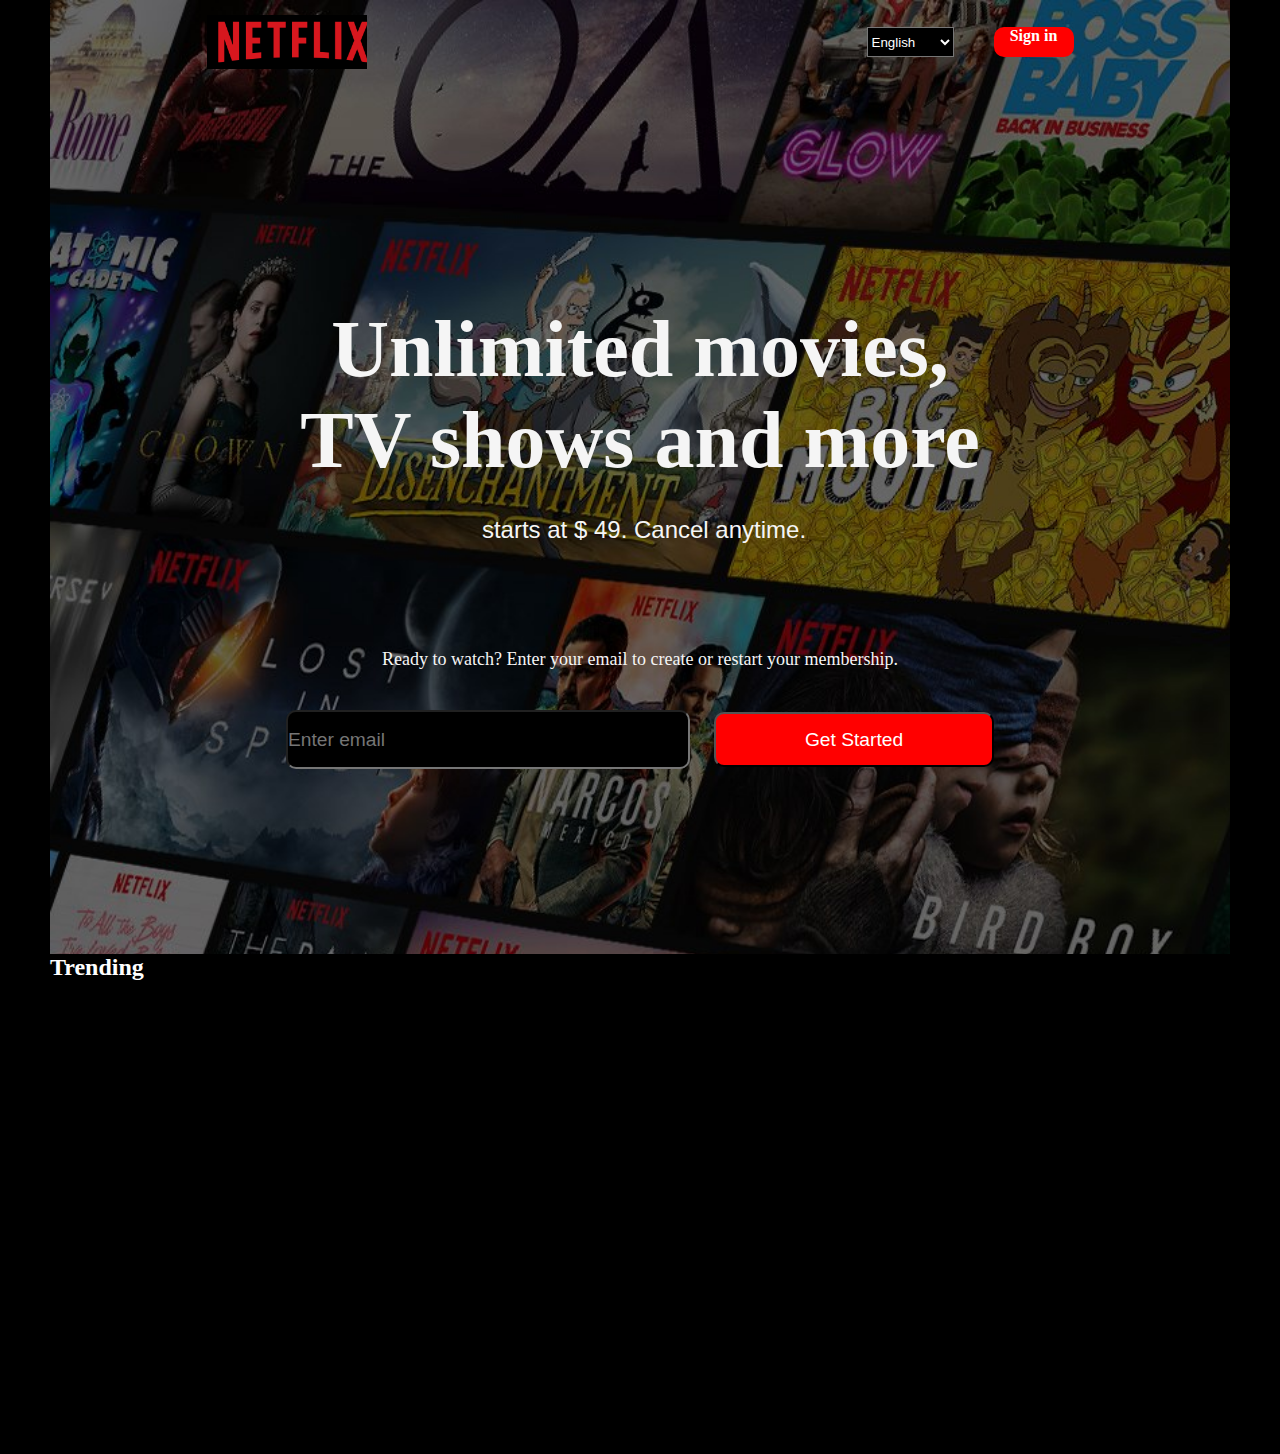
<file: background_project/firstpage/signup.html>
<!DOCTYPE html>
<html lang="en">
<head>
    <meta charset="UTF-8">
    <meta name="viewport" content="width=device-width, initial-scale=1.0">
    <title>Netflix</title>
    <link rel="stylesheet" href="style.css">
</head>
<body>
    <header>
        <div class="navbar">
            <div class="logo">
            </div>
            <div class="lang">
                <select class="language">
                    <option>English</option>
                    <option>Hindi</option>
                    <option>Marathi</option>
                    <option>Japaneses</option>
                </select>
            </div>
            <div class="signin">
                <a href="/mainpage/index.html" class="linkpage" style="text-decoration: none; color: white;">Sign in</a>
            </div>
        </div>
    </header>
    <main>
        <div class="herotext">
            <div class="lineone">
                <p>Unlimited movies,<br> TV shows and more  </p>
                <p id="second">starts at $ 49. Cancel anytime.</p>
            </div>
            <div class="linetwo">
                <p>Ready to watch? Enter your email to create or restart your membership.</p>
            </div>
            <div class="thirdline">
                <input placeholder="Enter email" class="mail">
                <button class="start">Get Started</button>
            </div>
        </div>
        <div class="trends">
            <div class="heading">
                <h2>Trending</h2>
            </div>
        </div>
    </main>
</body>
</html>
</file>
<file: SideBar/style.css>
body{
    font-family: sans-serif;
}
*{
    margin: 0;
    padding: 0;
    list-style: none;
    text-decoration: none;
}

.sidebar{
    position: fixed;
    left: 0;
    width: 250px;
    height: 100%;
    background-color: #042331;

}

.sidebar header{
    font-size: 22px;
    color: purple;
    text-align: center;
    line-height: 70px;
    background-color: #042331;
}

.sidebar ul a{
    display: block;
    height: 100%;
    width: 100%;
    line-height: 65px;
    font-size: 20px;
    color: lightblue;
    padding-left: 20px;
    box-sizing: border-box;
    border-top: 1px solid rgba(255, 255, 255, .1);
    transition: .4s;
}

ul li:hover a{
    padding-left: 50px;
}
i{
    color: white;
}
li a i {
    padding-right: 20px;
}

#btn1:active{
    z-index: 100;
}

.border{
    color: white;
}
</file>
<file: background_project/mainpage/design.css>
*{
    margin: 0;
    padding: 0;
}

body{
    background-color: black;
}

.nav-bar{
    height: 50px;
    width: 100%;
    display: flex;
    justify-content: space-evenly;
    align-items: center;
}

.logo{
    width: 90px;
    height: 55px;
}

.netflixlogo{
    height: 100%;
    width: 100%;
}

.premium{
    color: gold;
    font-size: large;
}

.border :hover{
    border:1.5px solid  ;
    border-radius: 10px;
}

.navbar_icons{
    color: grey;
}

.navbar_icons:hover{
    color: white;
}

i{
    color: grey;
}

.search {
    width: 300px;
}

.input-search{
    width: 90%;
    height: 25px;
}

.input-search:hover{
    border: 2px brown solid;
}
</file>
<file: Amazon-Clone/design.css>
*{
    margin: 0;
    font-family: Arial, Helvetica, sans-serif;
    border: border-box;

}
.navbar{
    height: 60px;
    background-color: #0F1111;
    color: whitesmoke;
    display: flex;
    align-items: center;
    justify-content: space-evenly;
}

.nav-logo{
    height: 50px;
    width: 100px;
}

.logo{
    background-image: url(nav-logo.png);
    background-size: cover;
    background-repeat: no-repeat;
    height: 50px;
    width: 100%;
}

.border{
    border: 1.5px solid transparent;
}

.border:hover{
    border: 1.5px dotted white;
}

/* box2 */

.add-first{
    color: #CCCCCC;
    font-size: 0.85rem;
    margin-left: 15px;
}

.add-second{
    font-size: 1rem;
    margin-left: 4px;
}

.add-icon{
    display: flex;
    align-items: center;
}
/* box 3 */

.nav-search{
    display: flex;
    background-color: orange;
    width: 610px;
    height: 35px;
    border-radius: 5px;
    justify-content: space-evenly;
    /* align-items: center; */
}
.nav-search:hover{
    border: 2px solid orange;
}

.search-select{
    background-color: #f3f3f3;
    border-radius: 5px;
    width: 50px;
    text-align: center;
    border-top-left-radius: 4px;
    border-bottom-left-radius: 4px;
    border-bottom-right-radius: 0px;
    border-top-right-radius: 0px;
    border: none;

}
.input-search{
    width: 540px;
    font-size: 1rem;
    border: none;
}
.search-icon{
    width: 45px;
    display: flex;
    justify-content: center;
    align-items: center;
    font-size: 1.3rem;
    border-top-right-radius: 4px;
    border-bottom-right-radius: 4px;
    color: black;
}

/* box4 */

span{
    font-size: 0.7rem;
}

.nav-second{
    font-size: 0.8rem;
    font-weight: 700;
}

/* box6 */
.nav-cart i {
    font-size: 30px;
    height: 30px;
}
.nav-cart {
    font-size: 0.8rem;
    font-weight: 700;
}

.panel{
    background-color: #03376e;
    height: 38px;
    color: white ;
    display: flex;
    align-items: center;
    justify-content: space-evenly;
}

.panel-ops p{
    display: inline ;
    margin-left: 12px;
}

.panel-ops{
    width: 70%;
    font-size: 0.85rem;

}
.panel-deals{
    font-size: 0.9rem;
    font-weight: 700;
}

/* hero section */
.hero-section{
    background-image: url(hreo3.png);
    height: 350px;
    background-size: cover;
    display: flex;
    justify-content: center;
    align-items: flex-start;
    margin:  0px 0px ;
    padding-left: 90px;
}
.hero-msg{
    background-color: rgb(255, 255, 255);
    color: black;
    height: 40px;
    display: flex;
    align-items: center ;
    justify-content: center;
    font-size: 1.2rem;
    align-items: center;
    width: 30%;
    margin-bottom: 25px;
    font-weight: 900;
}

.hero-msg a{
    color: #007185;
}

/* shop section */

.shop-section{
    display: flex;
    flex-wrap: wrap;
    justify-content: space-evenly;
    background-color: #f9fab4;
    margin:  0px  0px;

}
.box{
    height: 380px;
    width: 23%;
    background-color: rgb(197, 233, 240);
    padding: 20px 0px 15px;
    margin-top: 20px;
}

.box-img{
    height: 300px;
    background-size: cover;
    margin-bottom: 1rem;
    margin-top: 1rem;
    
}
.box-content{
    margin-left: 20px;
    margin-right: 20px;
}

.box1 p{
    color: #007185;
}

/* footer */
.foot-panel1{
    background-color: #37475a;
    color: white;
    height: 50px;
    display: flex;
    align-items: center;
    justify-content: center;
    font-size: 0.85rem;
}

.foot-panel2{
    background-color: #222f3d;
    color: white;
    height: 300px;
    display: flex;
    justify-content: space-evenly;

}
ul a{
    display: block;
    font-size: 0.85rem;
    margin-top: 10px;
    color: #DDDDDD;
}

ul{
    margin-top: 20px;
}

.foot-panel3{
    background-color: #222f3d;
    color: white;
    border-top: 0.5px solid white;
    height: 70px;
    display: flex;
    justify-content: center;
    align-items: center;
}

.logo{
    background-image: url(nav-logo.png);
    background-size:contain;
    height: 50px;
    width: 100px;
}
.foot-panel4{
    background-color: #0F1111;
    color: white;
    height: 80px;

    /* display: flex;
    justify-content: centre;
    align-items: center; */
}

.pages{
    font-size: 0.7rem;
    text-align: center;
    padding-top: 10px;
}
.copyright{
    font-size: 0.7rem;
    text-align: center;
    padding-top: 10px;

}
</file>
<file: Flipping-Card/design.css>
@import url('https://fonts.googleapis.com/css2?family=Poppins:ital,wght@0,100;0,200;0,300;0,400;0,500;0,600;0,700;0,800;0,900;1,100;1,200;1,300;1,400;1,500;1,600;1,700;1,800;1,900&display=swap');

*{
    margin: 0;
    padding: 0;
    box-sizing: border-box;
    font-family: "Poppins", sans-serif;
}

section{
    position: relative;
    min-height: 100vh;
    width: 100%;
    background: #121321;
    display: flex;
    justify-content: center;
    align-items: center;
    color: #fff;
}

section::before{
    content: "";
    position: absolute;
    height: 240px;
    width: 240px;
    border-radius: 50%;
    background: linear-gradient(90deg, #9c27b0, #f3f5f5);
    transform: translate(-150px, -100px);
}

section::after{
    content: "";
    position: absolute;
    height: 240px;
    width: 240px;
    border-radius: 50%;
    background: linear-gradient(90deg, #9c27b0, #f3f5f5);
    transform: translate(150px, 100px);
}

.container{
    position: relative;
    height: 225px;
    width: 375px;
    border-radius: 25px;
    z-index: 100;

}

.container .card{
    height: 100%;
    width: 100%;
    border-radius: 25px;
    backdrop-filter: blur(25px);
    background: rgba(255, 255, 255, 0.1);
    box-shadow: 0 25px 45px rgba(0, 0, 0, 0.25);
    border: 1px solid rgba(255, 255, 255, 0.1);
    padding: 25px;
}

.front-face header,
.front-face .logo{
    display: flex;
    align-items: center;
}

.front-face header{
    justify-content: space-between;
}
.front-face .logo img{
    width: 55px;
    margin-right: 10px;
}

h5{
    font-size: 16px;
    font-weight: 400;
}

.front-face .chip{
    width:50px ;
}

.front-face .card-details{
    display: flex;
    margin-top: 40px;
    align-items: flex-end;
    justify-content:space-between ;
}

h6{
    font-size: 10px;
    font-weight: 400;
}
h5 .number{
    font-size: 18px;
    letter-spacing: 1px;

}
h5 .name{
    margin-top: 20px;
}
.card .back-face{
    border: none;
    padding: 15px 25px 25px 25px;

}
.card .back-face h6 {
    font-size: 8px;
}

.magnetice-strip{
    position: absolute;
    top: 40px;
    left: 0;
    height:45px;
    width: 100%;
    background: #000;
}
</file>
<file: Profile/style.css>
*{
    margin: 0;
}
body{
    background-color: #f0f0f0;
    display: flex;

    justify-content: center;
}

.bigbox{
    position: relative;
    height: 350px;
    width: 300px;
    background-color: white;
    border-radius: 19px;
    margin-top: 200px;
    
}

.smallbox{
    height: 120px;
    width: 100%;
    background-color: rgb(9, 81, 235);
    display: flex;
    align-items: flex-end;
    justify-content: center;
    border-top-left-radius: 18px;
    border-top-right-radius: 18px;
    padding-top: 20px;



}
 
.profile-img{
    height: 100px;
    width: 100px;
    border-radius: 50%;
    border: 2px solid white;
}

.namebox{
    height: 30px;
}

.name{
    text-align: center;
    font: 0.75rem;
    height: 40px;
}

#lineone {
    font-family: sans-serif;
}
#linetwo{
    font-size: 0.6rem;
    font-family:cursive;
}

.symbols{
    padding-left: 50px;
    padding-right: 50px;
    height: 30px;
    display: flex;
    justify-content: space-evenly;
    margin-top: 20px;
}

.message{
    display: flex;
    justify-content: space-evenly;
    margin-top: 20px;
    align-items: center;

}

.msgone {
    height: 30px;
    color: white;
    background-color: rgb(33, 86, 233);
    width: 90px;
    border-radius: 10px;
    text-align: center;
}

.msgtwo {
    height: 30px;
    color: white;
    background-color: rgb(33, 86, 233);
    width: 90px;
    border-radius: 10px;
    text-align: center;
}
a{
    background-color: rgb(33, 86, 233);
    text-decoration: none;
    color: white;
}
</file>
<file: Review page/style.css>
*{
    margin: 0;
    padding: 0;
}

body{
    background-color: #E6E6FA;
    display: flex;
    justify-content: center;
}
.review_card{
    height: 1469px;
    width: 600px;
    background-color: rgb(237, 255, 244);
    border-radius: 15px;
}

.heading{
    text-align: center;
    font-weight: 1;

    font-size: 22px;
    margin-top: 10px;
}

.text{
    font-size: 12px;
    margin-top: 20px;
    text-align: center;
    margin-bottom: 25px;
}

#lineone{
    font-size:0.8rem ;
    font-family: 'Franklin Gothic light', 'Arial Narrow', Arial, sans-serif;
}
#line{
    text-align: left;
    margin-left: 40px;
}
.review{
    margin-left: 15px;
    margin-right: 15px;
    height: 280px;
    margin-bottom: 20px;
    width: 545px;
    background-color: rgb(250, 250, 250);
    border-radius: 13px;
    padding: 10px 10px 10px 10px;
    border: 1px solid transparent;
    line-height: 1.4rem;
    border: 2px solid lightgrey;
    transition:all 0.3s ease;
}

.review:hover{
    animation: changeBackground 10s ease-in-out;

}
@keyframes changeBackground {
    0% {
        background-color:  rgb(250, 250, 250); /* Start from white */
      }
      15%{
        background-color: rgb(195, 241, 241) ;
        border: 1px solid rgb(151, 163, 163);
      }
      50%{
        background-color: rgb(195, 241, 241) ;
      }
      100% {
        background-color: rgb(195, 241, 241);
        border: 2px solid rgb(151, 163, 163);
      }
}

.review:active{
    border: 1px solid black;
    transform: scale(1.4);
}

.ratings{
    margin-bottom: 25px;
    margin-top: 15px;
}
</file>
<file: background_project/firstpage/style.css>
html{
    background-color: black;
}

*{
    margin: 0;
    padding: 0;
}

body{
    background-image: url(netflixbg1.jpg);
    background-size: cover;
    background-repeat: no-repeat;
    margin-left: 50px;
    margin-right: 50px;
}

.navbar{
    height: 54px;
    width: 100%;
    display: flex;
    align-items: center;
    justify-content: center;
}


.logo{
    height: 100%;
    width: 160px;
    background-image: url(Netflix-symbol.jpg);
    background-size: cover;
    background-repeat: no-repeat;
    margin-left: 00px;
    margin-top: 30px;
}

.lang{
    margin-left: 500px;
    margin-top: 30px;
}

select{
    background-color: black;
    color: white;
    height: 30px;
}

.signin{
    height: 30px;
    width: 80px;
    background-color: red;
    margin-top: 30px;
    border-radius: 10px;
    color: white;
    text-align: center;
    margin-left: 40px;
    font-weight: 700;

}

.a{
    text-decoration: none;
    color: white;
}

.herotext{
    color: whitesmoke;
    text-align: center;
    height: 650px;
    
}

.lineone{
    margin-top: 250px;
    font-size: 5rem;
    font-weight: 900;
    font-family: serif;
}

#second{
    font-family: Arial, Helvetica, sans-serif;
    font-size: 1.5rem;
    margin-left: 8px;
    margin-top: 30px;
    font-weight: 400;
}

.linetwo{
    margin-top: 105px;
    font-size: large;

}

.thirdline{
    margin-top: 40px;
    width: 100%;
    height: 100px;
}

.mail{
    width: 400px;
    height: 55px;
    background-color:black;
    color: white;
    font-size: 1.2rem;
    border-radius: 10px;
}

.start{
    margin-left: 20px;
    background-color: red;
    height: 55px;
    width: 280px;
    border-radius: 10px;
    font-size: larger;
    font-weight: 500;
    color: white;
}

.trends{
    height: 500px;
    background-color: black;
}
.heading{
    color: white;
}
</file>
